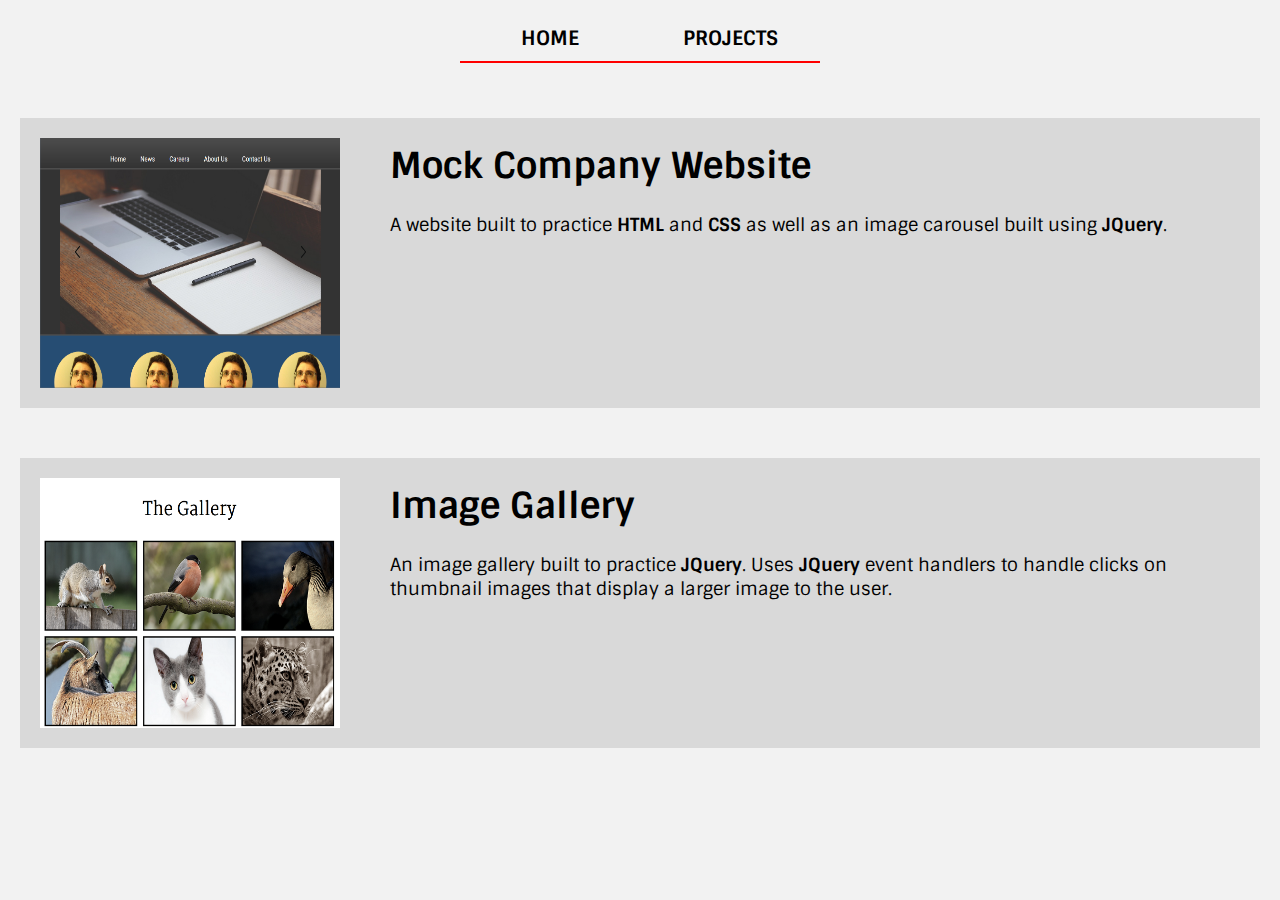
<file: projects.html>
<!DOCTYPE html>
<html>
<head>
	<title>Projects</title>
	<link rel="stylesheet" href ="style.css">
	<link href="https://fonts.googleapis.com/css?family=Sintony" rel="stylesheet"> 
</head>
<body>
	<div class="navigation">
		<ul>
			<li><a href="index.html">Home</a></li>
			<li><a href="projects.html">Projects</a></li>
		</ul>
	</div>

	<div id="project-container">
		<a class="project-anchor" href="mock_company_website/home.html"><div class="project">
			<img src="mock.png"/>
			<h1>Mock Company Website</h1>
			<p>A website built to practice <b>HTML</b> and <b>CSS</b> as well as an image carousel built using <b>JQuery</b>.</p>
		</div></a>
		<a class="project-anchor" href="gallery/gallery.html"><div class="project">
			<img src="gallery.png"/>
			<h1>Image Gallery</h1>
			<p>An image gallery built to practice <b>JQuery</b>. Uses <b>JQuery</b> event handlers to handle clicks on thumbnail images that display a larger image to the user.</p>
		</div></a>
	</div>

</body>
</html>
</file>
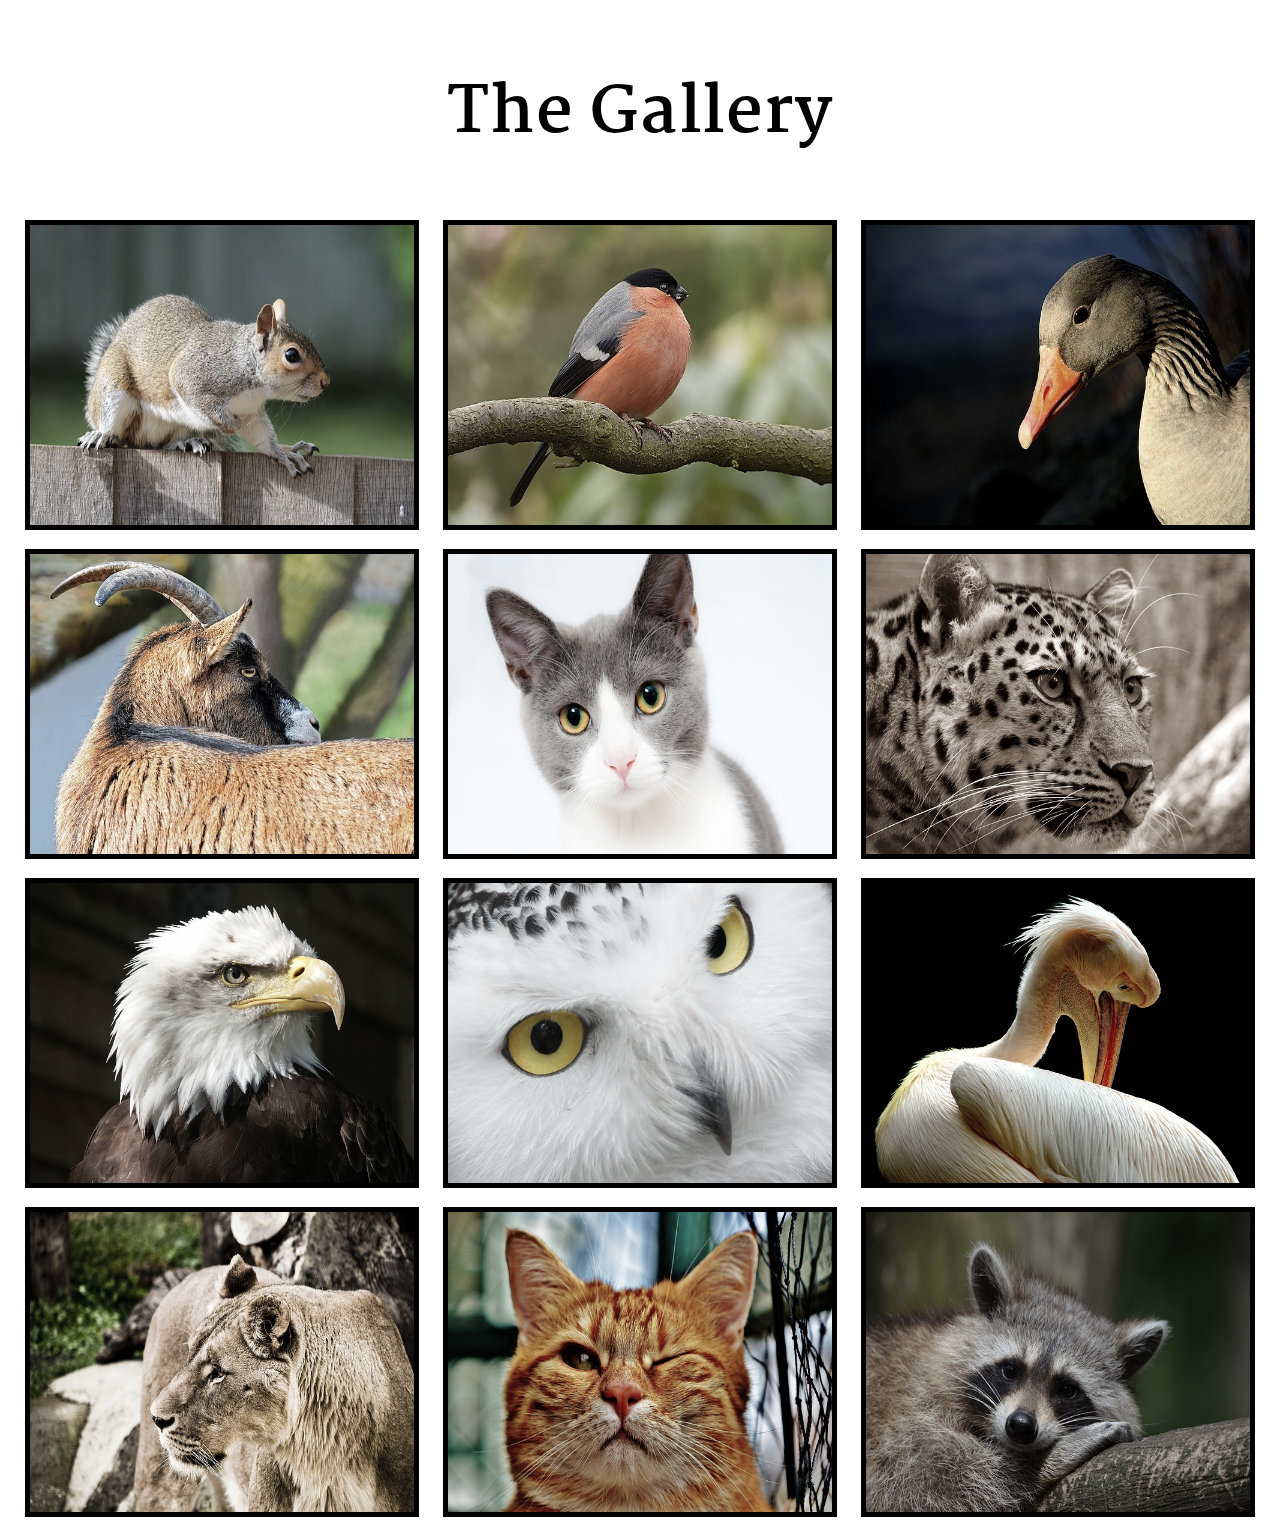
<file: gallery/gallery.html>
<!DOCTYPE html>

<head>
	<link href='https://fonts.googleapis.com/css?family=Martel:200' rel='stylesheet' type='text/css'>
	<link rel="stylesheet" media="(min-width: 1220px)" href="style_large.css">
	<link rel="stylesheet" media="(min-width: 1080px) and (max-width: 1220px)" href="style_medium.css">
	<link rel="stylesheet" media="(min-width: 855px) and (max-width: 1080px)" href="style_small.css">
	<link rel="stylesheet" media="(max-width: 855px)" href="style_smaller.css">
	<meta charset="UTF-8"> 
	<script type="text/javascript" src="jquery-1.12.4.js"></script>
	<script type="text/javascript" src="script.js"></script>
</head>

<body>
	<header>
		<div class="head">
			<h1>The Gallery</h1>
		</div>
	</header>

	<div style="display: hidden;">

	<div id="img-container">
		<img class="img" src="images/01_small.jpg"/>
		<img class="img" src="images/02_small.jpg"/>
		<img class="img" src="images/03_small.jpg"/>
		<img class="img" src="images/04_small.jpg"/>
		<img class="img" src="images/05_small.jpg"/>
		<img class="img" src="images/06_small.jpg"/>
		<img class="img" src="images/07_small.jpg"/>
		<img class="img" src="images/08_small.jpg"/>
		<img class="img" src="images/09_small.jpg"/>
		<img class="img" src="images/10_small.jpg"/>
		<img class="img" src="images/11_small.jpg"/>
		<img class="img" src="images/12_small.jpg"/>
	</div>

</body>

</html>
</file>
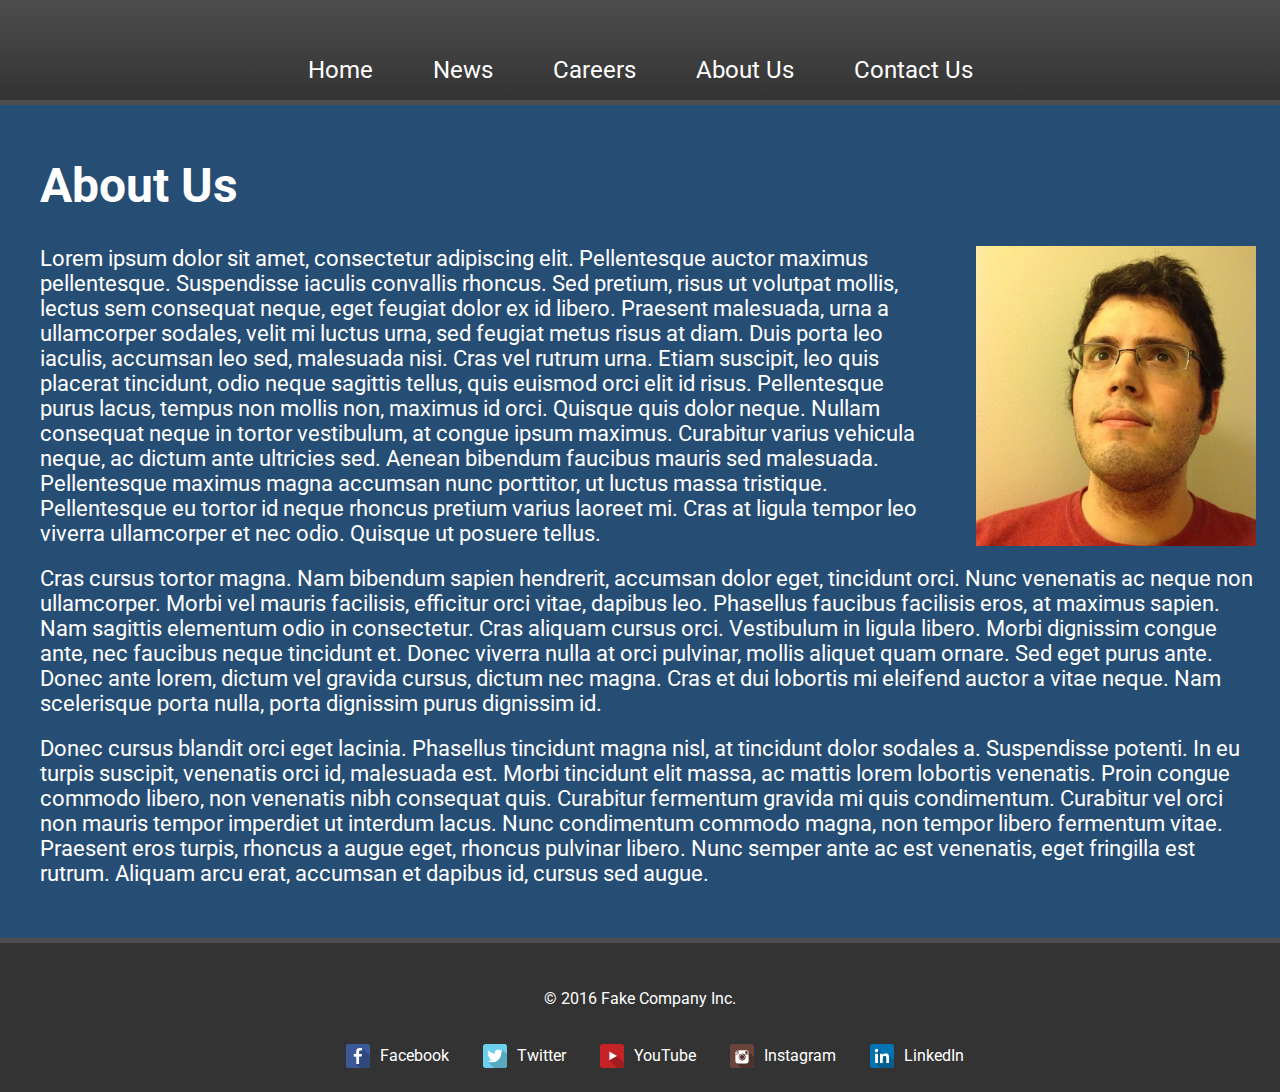
<file: mock_company_website/about.html>
<!DOCTYPE html>
<head>
	<link href='http://fonts.googleapis.com/css?family=Roboto' rel='stylesheet' type='text/css'>	
	<link rel="stylesheet" type="text/css" href="style.css">
</head>
<body>
	<nav>
		<ul>
			<li><a href="home.html">Home</a></li>
			<li><a href="">News</a></li>
			<li><a href="careers.html">Careers</a></li>
			<li><a href="about.html">About Us</a></li>
			<li><a href="contact.html">Contact Us</a></li>
		</ul>
	</nav>

	<div id="about-container">
		<h1>About Us</h1>

		<img src="face.jpg">
		<p> Lorem ipsum dolor sit amet, consectetur adipiscing elit. Pellentesque auctor maximus pellentesque. Suspendisse iaculis convallis rhoncus. Sed pretium, risus ut volutpat mollis, lectus sem consequat neque, eget feugiat dolor ex id libero. Praesent malesuada, urna a ullamcorper sodales, velit mi luctus urna, sed feugiat metus risus at diam. Duis porta leo iaculis, accumsan leo sed, malesuada nisi. Cras vel rutrum urna. Etiam suscipit, leo quis placerat tincidunt, odio neque sagittis tellus, quis euismod orci elit id risus. Pellentesque purus lacus, tempus non mollis non, maximus id orci. Quisque quis dolor neque. Nullam consequat neque in tortor vestibulum, at congue ipsum maximus. Curabitur varius vehicula neque, ac dictum ante ultricies sed. Aenean bibendum faucibus mauris sed malesuada. Pellentesque maximus magna accumsan nunc porttitor, ut luctus massa tristique. Pellentesque eu tortor id neque rhoncus pretium varius laoreet mi. Cras at ligula tempor leo viverra ullamcorper et nec odio. Quisque ut posuere tellus. </p>

		<p>Cras cursus tortor magna. Nam bibendum sapien hendrerit, accumsan dolor eget, tincidunt orci. Nunc venenatis ac neque non ullamcorper. Morbi vel mauris facilisis, efficitur orci vitae, dapibus leo. Phasellus faucibus facilisis eros, at maximus sapien. Nam sagittis elementum odio in consectetur. Cras aliquam cursus orci. Vestibulum in ligula libero. Morbi dignissim congue ante, nec faucibus neque tincidunt et. Donec viverra nulla at orci pulvinar, mollis aliquet quam ornare. Sed eget purus ante. Donec ante lorem, dictum vel gravida cursus, dictum nec magna. Cras et dui lobortis mi eleifend auctor a vitae neque. Nam scelerisque porta nulla, porta dignissim purus dignissim id. </p>

		<p>Donec cursus blandit orci eget lacinia. Phasellus tincidunt magna nisl, at tincidunt dolor sodales a. Suspendisse potenti. In eu turpis suscipit, venenatis orci id, malesuada est. Morbi tincidunt elit massa, ac mattis lorem lobortis venenatis. Proin congue commodo libero, non venenatis nibh consequat quis. Curabitur fermentum gravida mi quis condimentum. Curabitur vel orci non mauris tempor imperdiet ut interdum lacus. Nunc condimentum commodo magna, non tempor libero fermentum vitae. Praesent eros turpis, rhoncus a augue eget, rhoncus pulvinar libero. Nunc semper ante ac est venenatis, eget fringilla est rutrum. Aliquam arcu erat, accumsan et dapibus id, cursus sed augue. </p>

	</div>

	<footer>
		<div class="footer-row" id="copyright">
			<p>&copy; 2016 Fake Company Inc.</p>
		</div>
		<div class="footer-row" id="social-media">
			<img src="facebook.png"><a href="#">Facebook</a>
			<img src="twitter.png"><a href="#">Twitter</a>
			<img src="youtube.png"><a href="#">YouTube</a>
			<img src="instagram.png"><a href="#">Instagram</a>
			<img src="linkedin.png"><a href="#">LinkedIn</a>
		</div>
	</footer>
</body>
</file>
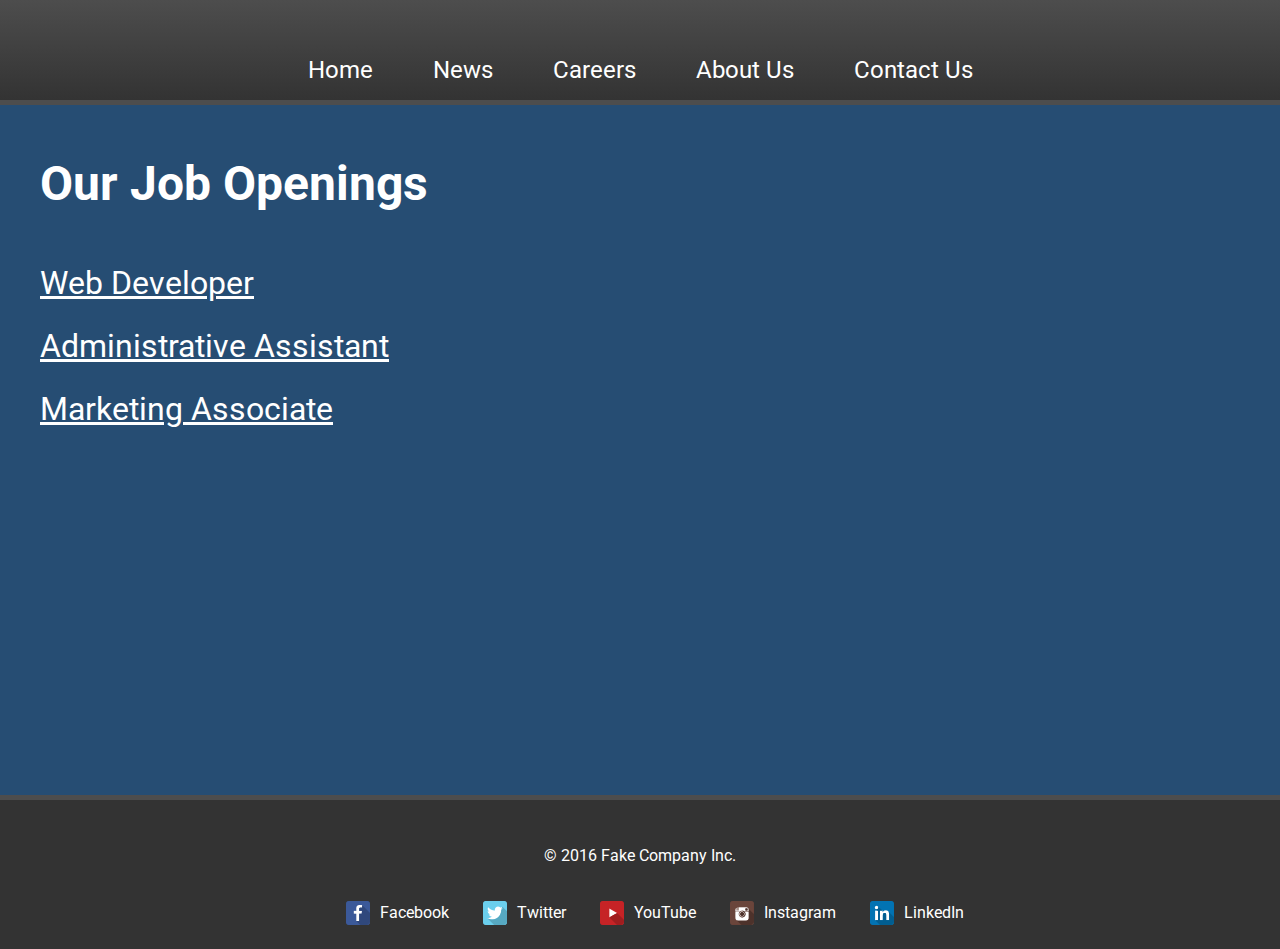
<file: mock_company_website/careers.html>
<!DOCTYPE html>
<head>
	<link href='http://fonts.googleapis.com/css?family=Roboto' rel='stylesheet' type='text/css'>	
	<link rel="stylesheet" type="text/css" href="style.css">
</head>

<body>
	<nav>
		<ul>
			<li><a href="home.html">Home</a></li>
			<li><a href="">News</a></li>
			<li><a href="">Careers</a></li>
			<li><a href="about.html">About Us</a></li>
			<li><a href="contact.html">Contact Us</a></li>
		</ul>
	</nav>

	<div id="careers-container">
		<h1>Our Job Openings</h1>
		<ul>
			<li>
				<a href="">Web Developer</a>
			</li>
			<li>
				<a href="">Administrative Assistant</a>
			</li>
			<li>
				<a href="">Marketing Associate</a>
			</li>
		</ul>
	</div>

	<footer>
		<div class="footer-row" id="copyright">
			<p>&copy; 2016 Fake Company Inc.</p>
		</div>
		<div class="footer-row" id="social-media">
			<img src="facebook.png"><a href="#">Facebook</a>
			<img src="twitter.png"><a href="#">Twitter</a>
			<img src="youtube.png"><a href="#">YouTube</a>
			<img src="instagram.png"><a href="#">Instagram</a>
			<img src="linkedin.png"><a href="#">LinkedIn</a>
		</div>
	</footer>
</body>
</file>
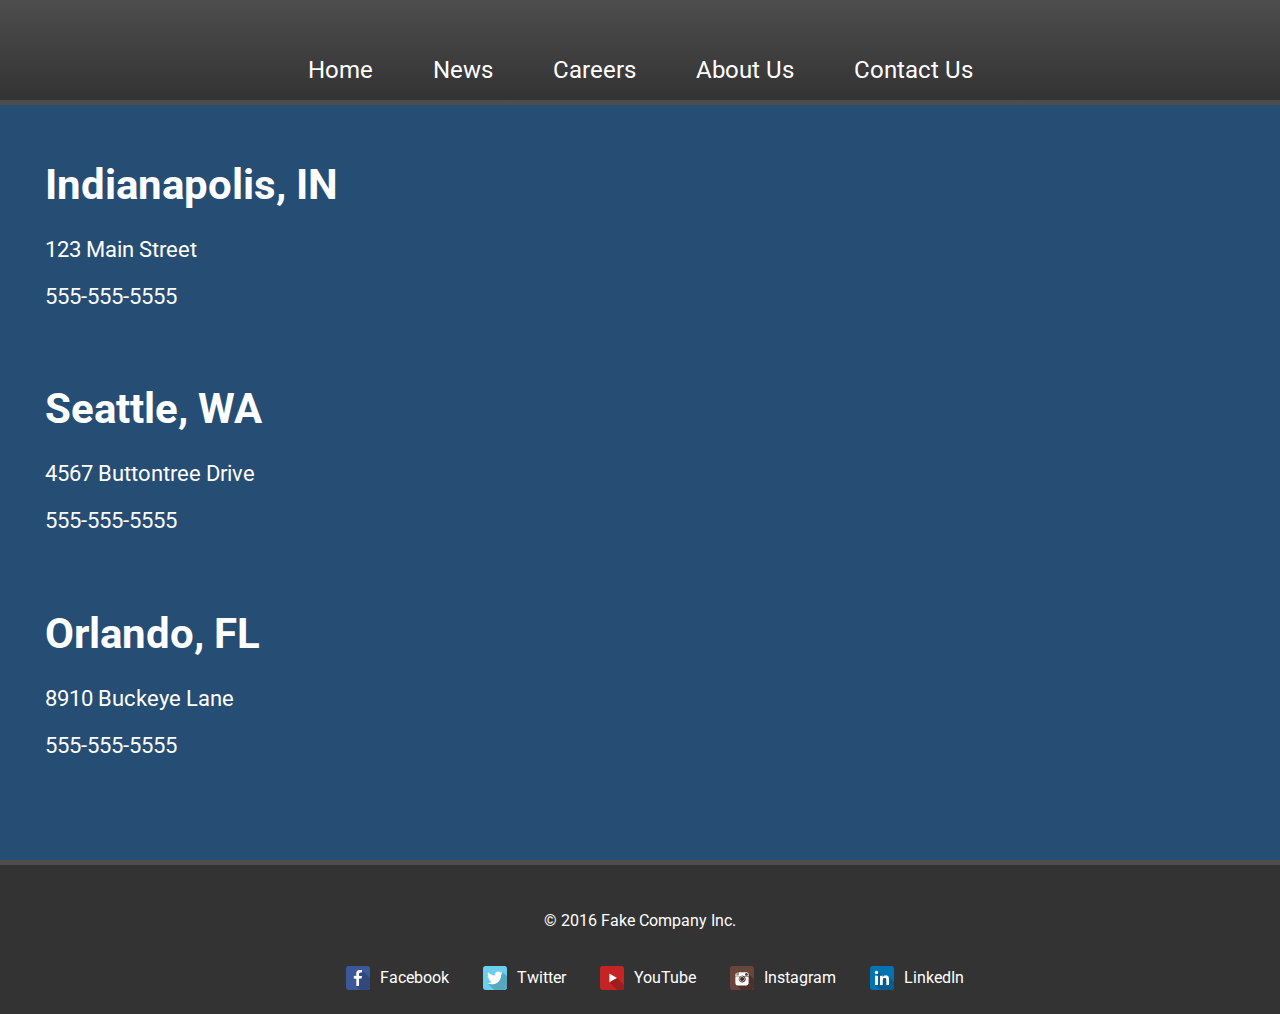
<file: mock_company_website/contact.html>
<!DOCTYPE html>
<head>
	<link href='http://fonts.googleapis.com/css?family=Roboto' rel='stylesheet' type='text/css'>	
	<link rel="stylesheet" type="text/css" href="style.css">
</head>

<body>
	<nav>
		<ul>
			<li><a href="home.html">Home</a></li>
			<li><a href="">News</a></li>
			<li><a href="careers.html">Careers</a></li>
			<li><a href="about.html">About Us</a></li>
			<li><a href="contact.html">Contact Us</a></li>
		</ul>
	</nav>

	<div id="contacts-container">
		<ul>
			<li>
				<h1>Indianapolis, IN</h1>
				<p>123 Main Street</p>
				<p>555-555-5555</p>
			</li>
			<li>
				<h1>Seattle, WA</h1>
				<p>4567 Buttontree Drive</p>
				<p>555-555-5555</p>
			</li>
			<li>
				<h1>Orlando, FL</h1>
				<p>8910 Buckeye Lane</p>
				<p>555-555-5555</p>
			</li>
		</ul>

	</div>

	<footer>
		<div class="footer-row" id="copyright">
			<p>&copy; 2016 Fake Company Inc.</p>
		</div>
		<div class="footer-row" id="social-media">
			<img src="facebook.png"><a href="#">Facebook</a>
			<img src="twitter.png"><a href="#">Twitter</a>
			<img src="youtube.png"><a href="#">YouTube</a>
			<img src="instagram.png"><a href="#">Instagram</a>
			<img src="linkedin.png"><a href="#">LinkedIn</a>
		</div>
	</footer>


</body>
</file>
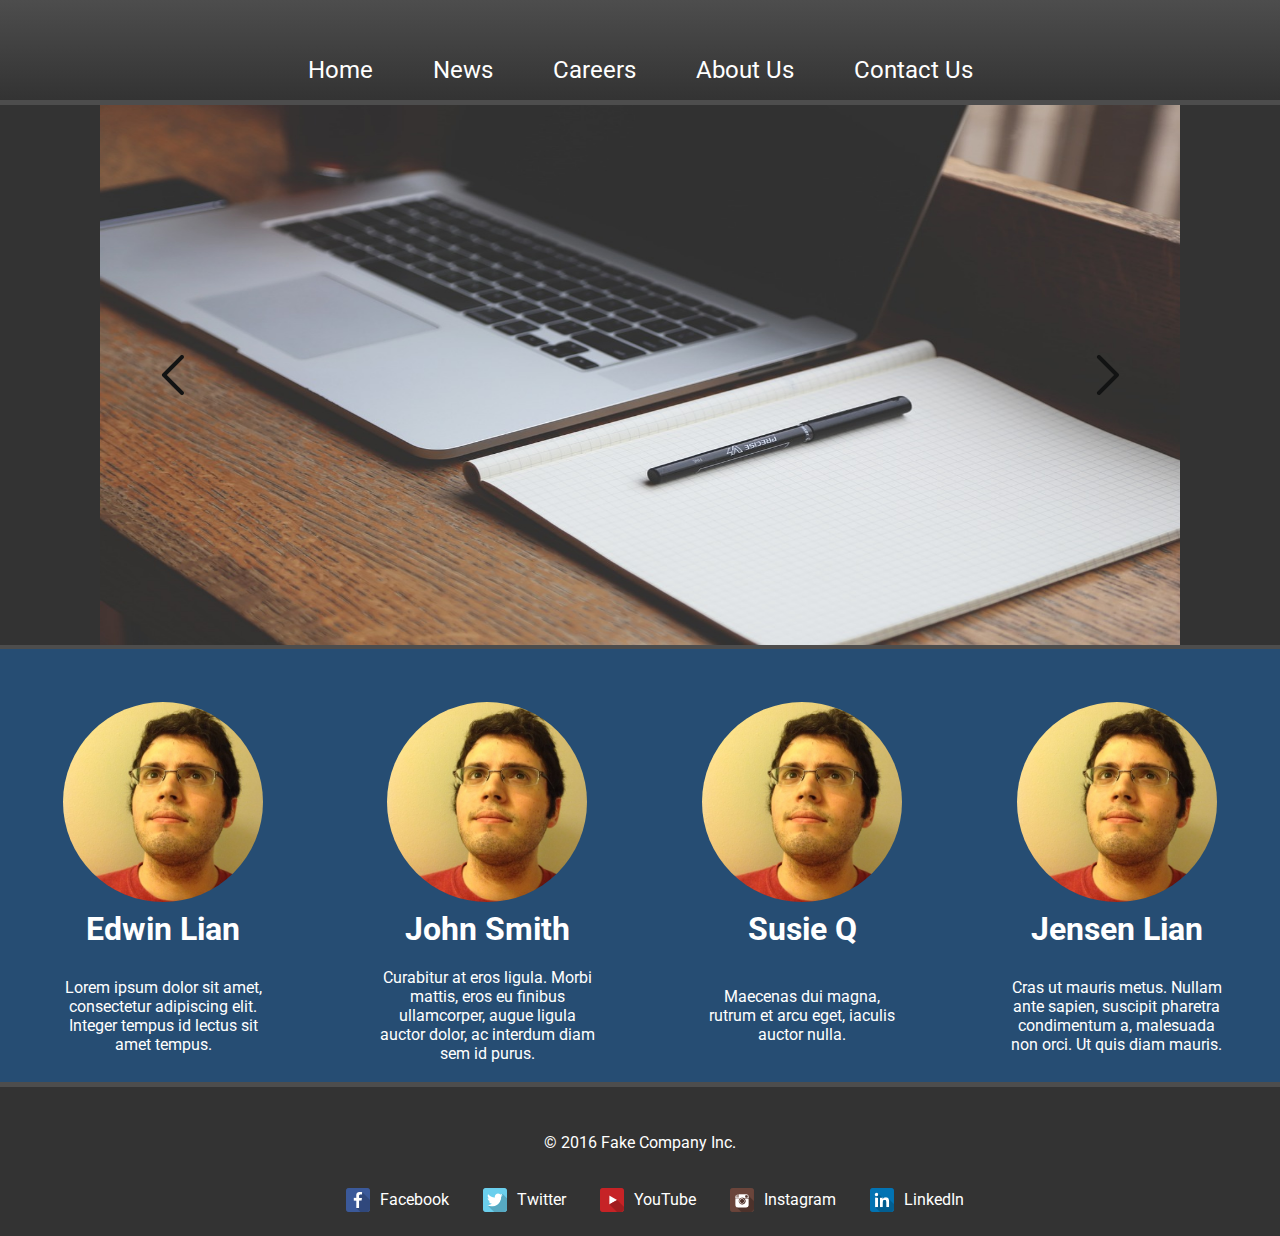
<file: mock_company_website/home.html>
<!DOCTYPE html>
<head>
	<link href='http://fonts.googleapis.com/css?family=Roboto' rel='stylesheet' type='text/css'>
	<link rel="stylesheet" type="text/css" media="screen and (min-width: 1080px)" href="style.css">
	<link rel="stylesheet" type="text/css" media="screen and (max-width: 1080px)" href="smaller.css">
	<script src="jquery-1.12.4.js"></script>
	<script src="script.js"></script>
</head>
<body>
	<nav>
		<ul>
			<li><a href="home.html">Home</a></li>
			<li><a href="">News</a></li>
			<li><a href="careers.html">Careers</a></li>
			<li><a href="about.html">About Us</a></li>
			<li><a href="contact.html">Contact Us</a></li>
		</ul>
	</nav>

	<div id="carousel">
		<div id="container">
			<div>
				<img id="carousel-img" class="current-image" src="carousel_01.jpg" />

				<img id="carousel-img" class="image" src="carousel_02.jpg" />

				<img id="carousel-img" class="image" src="carousel_03.jpg" />
			</div>

			<div id="carousel-arrow-prev" class="arrow-prev">
				<a href="#" id="arrow-prev"><img src="arrow_left.png" /></a>
			</div>

			<div id="carousel-arrow-next" class="arrow-next">
				<a href="#" id="arrow-next"><img src="arrow_right.png" /></a>
			</div>
		</div>
	</div>

	<div id="employee-showcase">
		<table align="center">
			<tr>
				<td><img class="employee-img" src="face.jpg" /></td>
				<td><img class="employee-img" src="face.jpg" /></td>
				<td><img class="employee-img" src="face.jpg" /></td>
				<td><img class="employee-img" src="face.jpg" /></td>
			</tr>
			<tr>
				<td><h1>Edwin Lian</h1></td>
				<td><h1>John Smith</h1></td>
				<td><h1>Susie Q</h1></td>
				<td><h1>Jensen Lian</h1></td>
			</tr>
			<tr>
				<td><p class="employee-desc">Lorem ipsum dolor sit amet, consectetur adipiscing elit. Integer tempus id lectus sit amet tempus.</p></td>
				<td><p class="employee-desc">Curabitur at eros ligula. Morbi mattis, eros eu finibus ullamcorper, augue ligula auctor dolor, ac interdum diam sem id purus.</p></td>
				<td><p class="employee-desc">Maecenas dui magna, rutrum et arcu eget, iaculis auctor nulla.</p></td>
				<td><p class="employee-desc">Cras ut mauris metus. Nullam ante sapien, suscipit pharetra condimentum a, malesuada non orci. Ut quis diam mauris. </p></td>
			</tr>
		</table>
	</div>

	<footer>
		<div class="footer-row" id="copyright">
			<p>&copy; 2016 Fake Company Inc.</p>
		</div>
		<div class="footer-row" id="social-media">
			<img src="facebook.png"><a href="#">Facebook</a>
			<img src="twitter.png"><a href="#">Twitter</a>
			<img src="youtube.png"><a href="#">YouTube</a>
			<img src="instagram.png"><a href="#">Instagram</a>
			<img src="linkedin.png"><a href="#">LinkedIn</a>
		</div>
	</footer>
</body>
</html>
</file>
<file: style.css>
body, html{
	background-color: #F2F2F2;
	margin: 0;
	padding: 0;
	font-family: 'Sintony', sans-serif;
}

.navigation {
	text-align: center;
	padding-top: 15px
}

.navigation ul {
	display: inline-block;
	padding: 0;
	margin: 0;
	text-align: center;
	border-bottom: solid 2px;
	border-color: #FF0000;
}

.navigation li {
	list-style: none;
	margin: 0;
	padding: 0;
	display: inline;
	float: left;
	font-weight: bold;
	font-size: 20px;
}

.navigation a:link, a:visited {
	color: black;
	display: block;
	text-decoration: none;
	width: 100px;
	padding: 10px 40px 10px 40px;
	text-align: center;
	text-transform: uppercase;
	-webkit-transition: background-color 0.5s ease;
    -moz-transition: background-color 0.5s ease;
    -o-transition: background-color 0.5s ease;
    transition: background-color 0.5s ease;
}

.navigation a:hover {
	/* #F5DA81 */
	-webkit-transition: background-color 1s ease;
    -moz-transition: background-color 1s ease;
    -o-transition: background-color 1s ease;
    transition: background-color 1s ease;
	background-color: #FF0000;
	color: white;
}

#name-header {
	text-align: center;
	margin-top: 45px;
}

#name-header img {
	border-radius: 50%;
}

#desc {
	margin: 40px;
}

.project-anchor {
	text-decoration: none;
	color: black;
}


.project {
	left: 10%;
	margin: 50px 20px 0px 20px;
	overflow: hidden;
	background-color: #d9d9d9;
}

.project img {
	float: left;
	margin: 20px 50px 20px 20px;
	height: 250px;
	width: 300px;
}

.project h1  {
	font-size: 36px;
}

.project p {
	font-size: 18px;
}
</file>
<file: gallery/style_large.css>
html, body {
	margin: 0;
	padding: 0;
    height: 100%;
	font-family: 'Martel', serif;
}

.head {
	text-align: center;
	font-size: 32px;
	margin-bottom: 60px;
}

.head h1 {
	margin-bottom: 0px;
	margin-top: 60px;
	height: 100px;
	letter-spacing: 1.5px;
}

#img-container {
	text-align: center;
}

#img-container .img{
	border: 5px solid black;
	width: 30%;
	height: 300px;
	margin: 0px 10px 10px 10px;
	cursor: pointer;
	-webkit-filter: grayscale(40%); /* Chrome, Safari, Opera */
    filter: grayscale(40%);
}


@keyframes img-mouseenter {
	from {	-webkit-filter: grayscale(40%); 
    filter: grayscale(40%);}
    to {	-webkit-filter: grayscale(0%); 
    filter: grayscale(0%);}
}

@keyframes img-mouseleave {
	from {	-webkit-filter: grayscale(0%); 
    filter: grayscale(0%);}
    to {	-webkit-filter: grayscale(40%); 
    filter: grayscale(40%);}
}

.mouseenter {
	animation-name: img-mouseenter;
	animation-duration: 0.5s;
}

.mouseleave {
	animation-name: img-mouseleave;
	animation-duration: 0.5s; 
}

#large-image-container {
	min-width: 100%;
	min-height: 100vh;
	position: fixed;
	top: 0;
	background-color: rgba(0,0,0,0.7);
}

.large-image {
	z-index: 2;
	top: 15%;
	left: 15%;
	width: 70%;
	height: 70%;
	min-height: 500px;
	min-width: 1000px;
	position: absolute;
	overflow: auto;
	border: 10px solid black;
	border-radius: 2%;
	margin-bottom: 10px;
	display: block;
}
</file>
<file: gallery/style_medium.css>
html, body {
	margin: 0;
	padding: 0;
    height: 100%;
	font-family: 'Martel', serif;
}

.head {
	text-align: center;
	font-size: 32px;
	margin-bottom: 60px;
}

.head h1 {
	margin-bottom: 0px;
	margin-top: 60px;
	height: 100px;
	letter-spacing: 1.5px;
}

#img-container {
	text-align: center;
}

#img-container .img{
	border: 5px solid black;
	width: 30%;
	height: 300px;
	margin: 0px 10px 10px 10px;
	cursor: pointer;
	-webkit-filter: grayscale(40%); /* Chrome, Safari, Opera */
    filter: grayscale(40%);
}


@keyframes img-mouseenter {
	from {	-webkit-filter: grayscale(40%); 
    filter: grayscale(40%);}
    to {	-webkit-filter: grayscale(0%); 
    filter: grayscale(0%);}
}

@keyframes img-mouseleave {
	from {	-webkit-filter: grayscale(0%); 
    filter: grayscale(0%);}
    to {	-webkit-filter: grayscale(40%); 
    filter: grayscale(40%);}
}

.mouseenter {
	animation-name: img-mouseenter;
	animation-duration: 0.5s;
}

.mouseleave {
	animation-name: img-mouseleave;
	animation-duration: 0.5s;
}

#large-image-container {
	min-width: 100%;
	min-height: 100vh;
	position: fixed;
	top: 0;
	background-color: rgba(0,0,0,0.7);
}

.large-image {
	z-index: 2;
	top: 15%;
	left: 15%;
	width: 70%;
	height: 70%;
	min-height: 500px;
	min-width: 800px;
	position: absolute;
	border: 10px solid black;
	border-radius: 2%;
}
</file>
<file: gallery/style_small.css>
html, body {
	margin: 0;
	padding: 0;
    height: 100%;
	font-family: 'Martel', serif;
}

.head {
	text-align: center;
	font-size: 32px;
	margin-bottom: 60px;
}

.head h1 {
	margin-bottom: 0px;
	margin-top: 60px;
	height: 100px;
	letter-spacing: 1.5px;
}

#img-container {
	text-align: center;
}

#img-container .img{
	border: 5px solid black;
	width: 46%;
	height: 300px;
	margin: 0px 10px 10px 10px;
	cursor: pointer;
	-webkit-filter: grayscale(40%); /* Chrome, Safari, Opera */
    filter: grayscale(40%);
}


@keyframes img-mouseenter {
	from {	-webkit-filter: grayscale(40%); 
    filter: grayscale(40%);}
    to {	-webkit-filter: grayscale(0%); 
    filter: grayscale(0%);}
}

@keyframes img-mouseleave {
	from {	-webkit-filter: grayscale(0%); 
    filter: grayscale(0%);}
    to {	-webkit-filter: grayscale(40%); 
    filter: grayscale(40%);}
}

.mouseenter {
	animation-name: img-mouseenter;
	animation-duration: 0.5s;
}

.mouseleave {
	animation-name: img-mouseleave;
	animation-duration: 0.5s;
}

#large-image-container {
	min-width: 100%;
	min-height: 100vh;
	position: fixed;
	top: 0;
	background-color: rgba(0,0,0,0.7);
}

.large-image {
	z-index: 2;
	top: 15%;
	left: 15%;
	width: 70%;
	height: 70%;
	min-height: 500px;
	min-width: 700px;
	position: absolute;
	border: 10px solid black;
	border-radius: 2%;
}
</file>
<file: gallery/style_smaller.css>
html, body {
	margin: 0;
	padding: 0;
    height: 100%;
	font-family: 'Martel', serif;
}

.head {
	text-align: center;
	font-size: 32px;
	margin-bottom: 60px;
}

.head h1 {
	margin-bottom: 0px;
	margin-top: 60px;
	height: 100px;
	letter-spacing: 1.5px;
}

#img-container {
	text-align: center;
}

#img-container .img{
	border: 5px solid black;
	width: 85%;
	height: 400px;
	margin: 0px 10px 10px 10px;
	cursor: pointer;
	-webkit-filter: grayscale(40%); /* Chrome, Safari, Opera */
    filter: grayscale(40%);
}


@keyframes img-mouseenter {
	from {	-webkit-filter: grayscale(40%); 
    filter: grayscale(40%);}
    to {	-webkit-filter: grayscale(0%); 
    filter: grayscale(0%);}
}

@keyframes img-mouseleave {
	from {	-webkit-filter: grayscale(0%); 
    filter: grayscale(0%);}
    to {	-webkit-filter: grayscale(40%); 
    filter: grayscale(40%);}
}

.mouseenter {
	animation-name: img-mouseenter;
	animation-duration: 0.5s;
}

.mouseleave {
	animation-name: img-mouseleave;
	animation-duration: 0.5s;
}

#large-image-container {
	min-width: 100%;
	min-height: 100vh;
	position: fixed;
	top: 0;
	background-color: rgba(0,0,0,0.7);
}

.large-image {
	z-index: 2;
	top: 15%;
	left: 5%;
	width: 70%;
	height: 70%;
	max-height: 600px;
	min-width: 650px;
	position: absolute;
	border: 10px solid black;
	border-radius: 2%;
}

@media (max-width: 410px) {
	.head {
		font-size: 24px;
	}

	#img-container .img {
		height: 300px;
	}
}
</file>
<file: mock_company_website/style.css>
html, body{
	padding: 0;
	margin: 0;
	font-family: 'Roboto', sans-serif;
	background-color: #264d73;

}

nav {
	text-align: center;
	width: 100%;
	border-bottom: solid #4d4d4d 5px;
	height: 100px;
	/*background-color: #264d73;*/

	background-color: #333333;
	background: -webkit-linear-gradient(#4d4d4d, ##333333); /* For Safari 5.1 to 6.0 */
    background: -o-linear-gradient(#4d4d4d, #333333); /* For Opera 11.1 to 12.0 */
    background: -moz-linear-gradient(#4d4d4d, #333333); /* For Firefox 3.6 to 15 */
    background: linear-gradient(#4d4d4d, #333333); /* Standard syntax */
}

nav ul {
	display: inline-block;
	list-style: none;
	padding: 40px 0px 30px 0px;
}

nav li {
	float: left;
	font-size: 24px;
}

nav li a {
	color: white;
	padding: 0px 30px 0px 30px;
	text-decoration: none;
}

nav li:hover {
	border-bottom: solid 2px white;
}

#carousel {
	text-align: center;
	width: 100%;
	height: 540px;
	background-color: #333333;
	border-bottom: solid 4px #4d4d4d;
}

#container {
	display: inline-block;
	position: relative;
}

#carousel #carousel-img {
	height: 540px;
	width: 1080px;
}

#carousel-arrow-prev {
	float: left;
	z-index: 1;
	position: absolute;
	top: 0px;
	left: 0px;
	height: 536px;
	width: 140px;

}

#carousel-arrow-next {
	float: right;
	z-index: 1;
	position: absolute;
	top: 0px;
	left: 935px;
	height: 536px;
	width: 140px;
}

#carousel a {
	display: block;
	width: 140px;
	height: 536px;
	z-index: 1;
}

#carousel a img {
	position: absolute;
	top: 238px;
	left: 40px;
}

#employee-showcase {
	background-color: #264d73;
	text-align: center;
	padding-top: 50px;
}


.employee-img {
	width: 200px;
	height: 200px;
	border-radius: 50%;
}

#employee-showcase h1 {
	color: white;
	margin: 0px;
}

#employee-showcase p {
	padding: 0px 50px 0px 50px;
	color: white;
	max-width: 500px;
}

.image {
	display: none;
}

.current-image {
	display: block;
}

footer {
	border-top: 5px solid #4d4d4d;
	text-align: center;
}

.footer-row {
	padding: 0px 0px 20px 0px;
	background-color: #333333;
	color: white;
}

.footer-row a {
	vertical-align: 7px;
	color: white;
	text-decoration: none;
}

.footer-row a:hover {
	color: #e60000;
}

.footer-row img {
	padding: 0px 10px 0px 30px;
}

#copyright {
	padding-top: 30px;
}

#about-container {
	background-color: #264d73;
	color: white;
	width: 95%;
	padding: 0px 0px 52px 40px;
}

#about-container h1 {
	float: left;
	width: 100%;
	/*padding-left: 10px;*/
	font-size: 48px;
}

#about-container p {
	margin: 20px 0px 0px 0px;
	font-size: 22px;
}

#about-container img {
	float: right;
	margin: 0px 0px 20px 40px;
	height: 300px;
	width: 280px;
}

#contacts-container {
	height: 650px;
	color: white;
	margin: 55px 0px 50px 5px;
}

#contacts-container ul {
	list-style: none;
}

#contacts-container li {
	padding-bottom: 25px;
}

#contacts-container h1 {
	font-size: 42px;
}

#contacts-container p {
	font-size: 22px;
}

#careers-container {
	height: 650px;
	margin: 40px 0px 0px 0px;
	color: white;
}

#careers-container h1 {
	padding: 10px 0px 20px 40px;
	font-size: 48px;
}

#careers-container ul {
	list-style: none;
}

#careers-container li {
	padding-bottom: 25px;
}

#careers-container a {
	color: white;
	font-size: 32px;
}
</file>
<file: mock_company_website/smaller.css>
html, body{
	padding: 0;
	margin: 0;
	font-family: 'Roboto', sans-serif;
}

nav {
	text-align: center;
	width: 100%;
	border-bottom: solid #4d4d4d 4px;
	height: 100px;
	background-color: #264d73;
}

nav ul {
	display: inline-block;
	list-style: none;
	padding: 40px 0px 30px 0px;
}

nav li {
	float: left;
	font-size: 24px;
}

nav li a {
	color: white;
	padding: 0px 30px 0px 30px;
	text-decoration: none;
}

nav li:hover {
	border-bottom: solid 2px white;
}

#carousel {
	text-align: center;
	width: 100%;
	height: 540px;
	background-color: #333333;
	border-bottom: solid 4px #4d4d4d;
}

#container {
	display: inline-block;
	position: relative;
}

#carousel #carousel-img {
	height: 540px;
	width: 825px;
}

#carousel-arrow-prev {
	float: left;
	z-index: 1;
	position: absolute;
	top: 0px;
	left: 0px;
	height: 536px;
	width: 140px;

}

#carousel-arrow-next {
	float: right;
	z-index: 1;
	position: absolute;
	top: 0px;
	left: 685px;
	height: 536px;
	width: 140px;
}

#carousel a {
	display: block;
	width: 140px;
	height: 536px;
	z-index: 1;
}

#carousel a img {
	position: absolute;
	top: 238px;
	left: 40px;
}

#employee-showcase {
	background-color: #264d73;
	text-align: center;
	padding-top: 50px;
}


.employee-img {
	width: 200px;
	height: 200px;
	border-radius: 50%;
}

#employee-showcase h1 {
	color: white;
	margin: 0px;
}

#employee-showcase p {
	padding: 0px 50px 0px 50px;
	color: white;
	max-width: 500px;
}

.image {
	display: none;
}

.current-image {
	display: block;
}

footer {
	border-top: 5px solid #4d4d4d;
	text-align: center;
}

.footer-row {
	padding: 0px 0px 20px 0px;
	background-color: #333333;
	color: white;
}

.footer-row a {
	vertical-align: 7px;
	color: white;
	text-decoration: none;
}

.footer-row a:hover {
	color: #e60000;
}

.footer-row img {
	padding: 0px 10px 0px 30px;
}

#copyright {
	padding-top: 30px;
}
</file>
